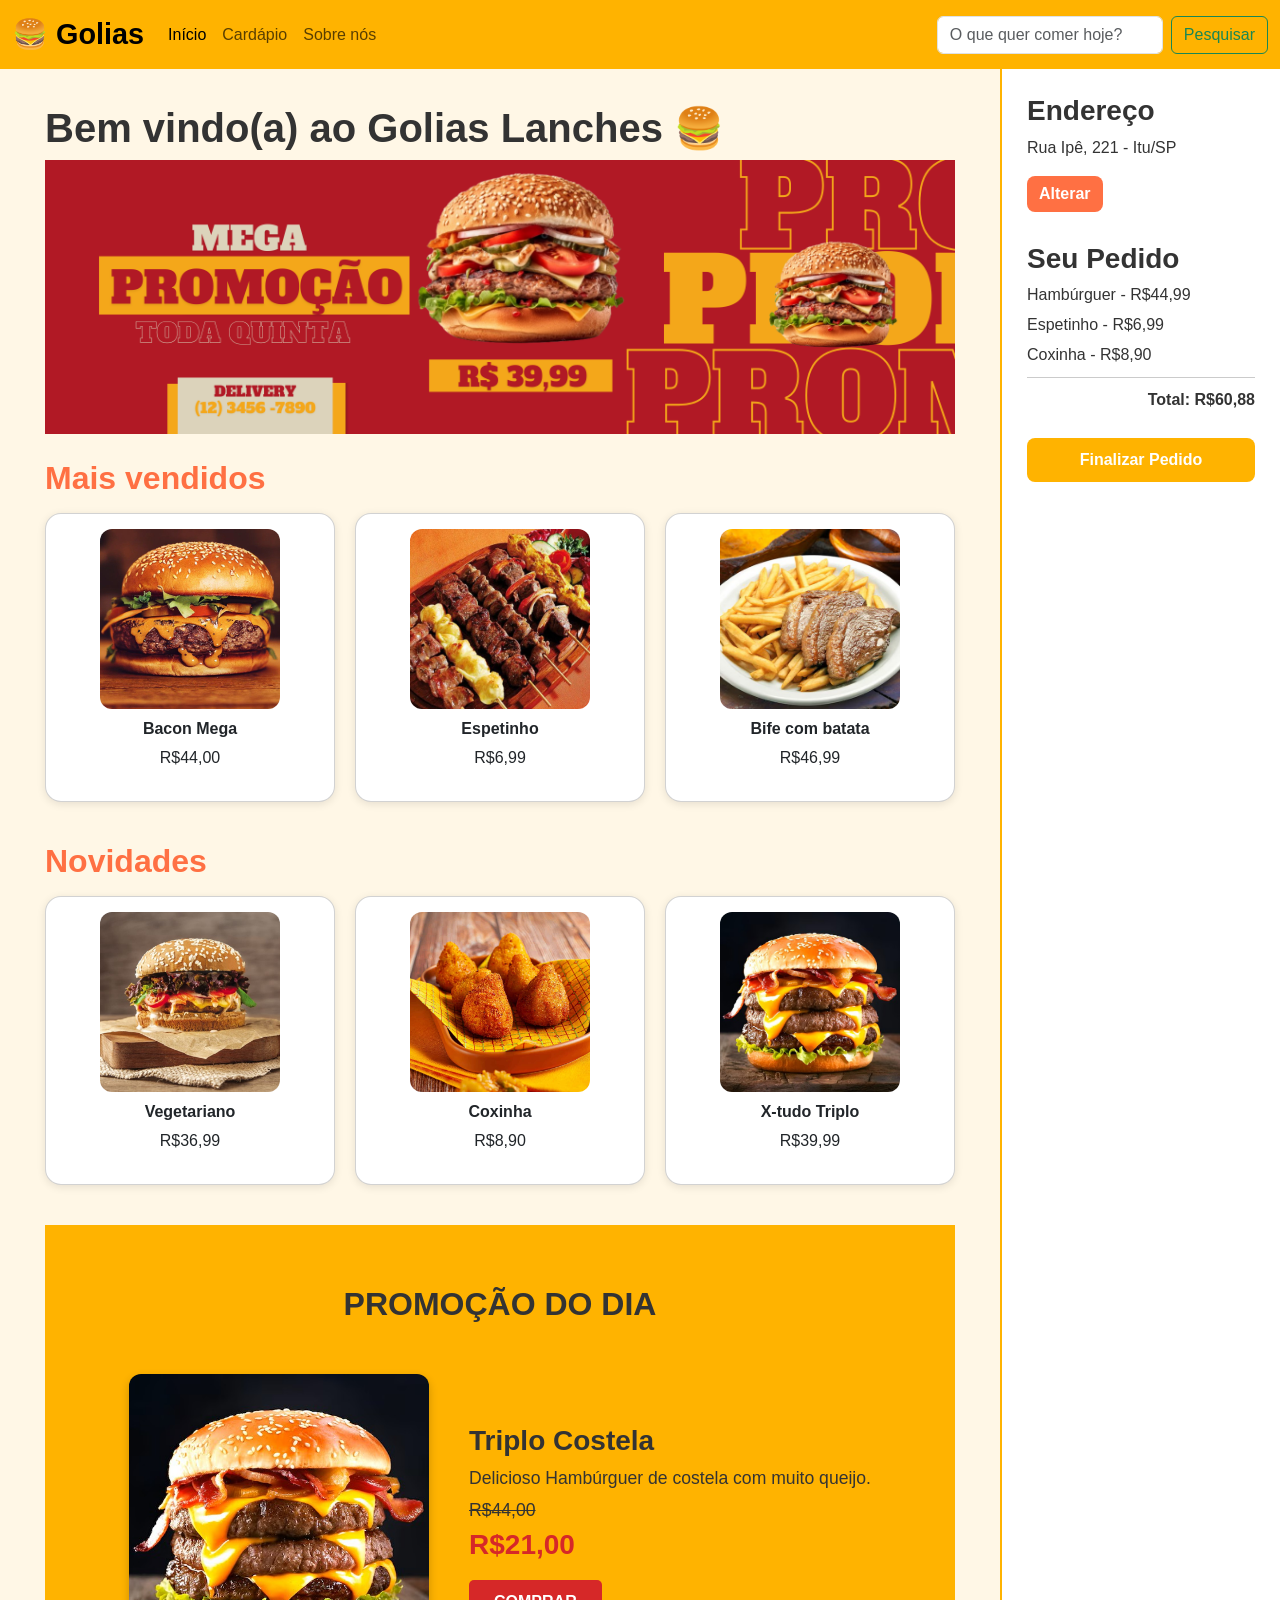
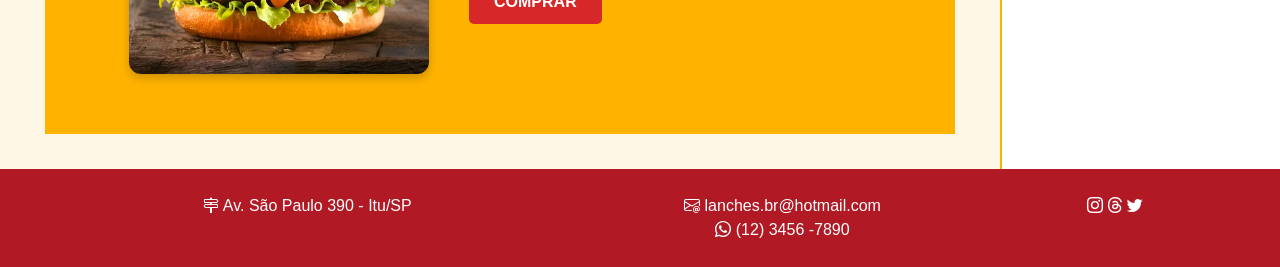
<file: html/index.html>
<!DOCTYPE html>
<html lang="en">
<head>
    <meta charset="UTF-8">
    <title>Golias Lanches</title>
    <link rel="stylesheet" href="../css/bootstrap.css">
    <link rel="stylesheet" href="https://cdn.jsdelivr.net/npm/bootstrap-icons@1.13.1/font/bootstrap-icons.min.css">
    <link rel="stylesheet" href="../css/style.css">

</head>

<body>
<!--navbar-->
<nav class="navbar navbar-expand-lg">
    <div class="container-fluid">
        <a class="logo navbar-brand" href="index.html">🍔 Golias</a>
        <button class="navbar-toggler" type="button" data-bs-toggle="collapse" data-bs-target="#navbarNavAltMarkup" aria-controls="navbarNavAltMarkup" aria-expanded="false" aria-label="Toggle navigation">
            <span class="navbar-toggler-icon"></span>
        </button>
        <div class="collapse navbar-collapse" id="navbarNavAltMarkup">
            <div class="navbar-nav">
                <a class="nav-link active" aria-current="page" href="index.html">Início</a>
                <a class="nav-link" href="../cardapio.php">Cardápio</a>
                <a class="nav-link" href="sobrenos.html">Sobre nós</a>
            </div>
        </div>
        <form class="d-flex" role="search">
            <input class="form-control me-2" type="search" input type="text" placeholder="O que quer comer hoje?" aria-label="Search"/>
            <button class="btn btn-outline-success" type="submit">Pesquisar</button>
        </form>
    </div>
</nav>

<div class="layout">
    <!-- CONTEÚDO CENTRAL -->
    <main class="main">
    <section  class="banner"> <!--primeira tela-->
        <div class="row align-items-center" >
            <div class="col" >
                <h1>Bem vindo(a) ao Golias Lanches 🍔 </h1>
                <img src="../png/lanche promo.png" width="100%"/>
            </div>
        </div>
    </section>

        <section class="section">
            <h2><strong>Mais vendidos</strong></h2>
            <div class="cards">
                <div class="card">
                    <img src="../png/hamburguer.jpg"/>
                    <h3><strong>Bacon Mega</strong></h3>
                    <p>R$44,00</p>
                </div>
                <div class="card">
                    <img src="../png/espeto.jpg" alt="Espetinho">
                    <h3><strong>Espetinho</strong></h3>
                    <p>R$6,99</p>
                </div>
                <div class="card">
                    <img src="../png/bife-batata.jpg" alt="Bife e Batata">
                    <h3><strong>Bife com batata</strong></h3>
                    <p>R$46,99</p>
                </div>
            </div>
        </section>

        <section class="section">
            <h2><strong>Novidades</strong></h2>
            <div class="cards">
                <div class="card">
                    <img src="../png/vegeta.jpg" alt="Hamburguer Vegetariano">
                    <h3><strong>Vegetariano</strong></h3>
                    <p>R$36,99</p>
                </div>
                <div class="card">
                    <img src="../png/coxinha.jpg" alt="Coxinha">
                    <h3><strong>Coxinha</strong></h3>
                    <p>R$8,90</p>
                </div>
                <div class="card">
                    <img src="../png/triplo.jpg" alt="X-tudo Triplo">
                    <h3><strong>X-tudo Triplo</strong></h3>
                    <p>R$39,99</p>
                </div>
            </div>
        </section>

        <section class="promocao">
            <div class="container-xl">
                <h2><strong>PROMOÇÃO DO DIA</strong></h2>

                <div class="promocao-conteudo">
                    <!-- Imagem -->
                    <img src="../png/triplo.jpg" alt="Hamburguer">

                    <!-- Texto -->
                    <div class="promocao-info">
                        <h3><strong>Triplo Costela</strong></h3>
                        <p>Delicioso Hambúrguer de costela com muito queijo.</p>
                        <p class="antig-preco">R$44,00</p>
                        <h3 class="novo-preco">R$21,00</h3>
                        <button>COMPRAR</button>
                    </div>
                </div>
            </div>
        </section>
    </main>
    <!-- PAINEL DIREITO -->
    <aside class="right-panel">
        <div class="endereco">
            <h3><strong>Endereço</strong></h3>
            <p>Rua Ipê, 221 - Itu/SP</p>
            <button>Alterar</button>
        </div>

        <div class="carrinho">
            <h3><strong>Seu Pedido</strong></h3>
            <ul>
                <li>Hambúrguer - R$44,99</li>
                <li>Espetinho - R$6,99</li>
                <li>Coxinha - R$8,90</li>
            </ul>
            <hr>
            <p class="total"><strong>Total: R$60,88</strong></p>
            <button class="btn-finalizar">Finalizar Pedido</button>
        </div>
    </aside>
</div>

    <section class="rodape"> <!--rodapé-->
        <div class="container-xl">
            <div class="row" style="font-size: medium">
                <div class="col">
                    <i class="bi bi-signpost-2"></i> Av. São Paulo 390 - Itu/SP
                </div>
                <div class="col">
                    <i class="bi bi-envelope-at"></i> lanches.br@hotmail.com<br>
                    <i class="bi bi-whatsapp"></i> (12) 3456 -7890
                </div>
                <div class="col-2 align-items-right">
                    <i class="bi bi-instagram"></i>
                    <i class="bi bi-threads"></i>
                    <i class="bi bi-twitter"></i>
                </div>
            </div>
        </div>
    </section>

<script src="../js/bootstrap.js"></script>
<script src="../js/popper.js"></script>
</body>
</html>
</file>
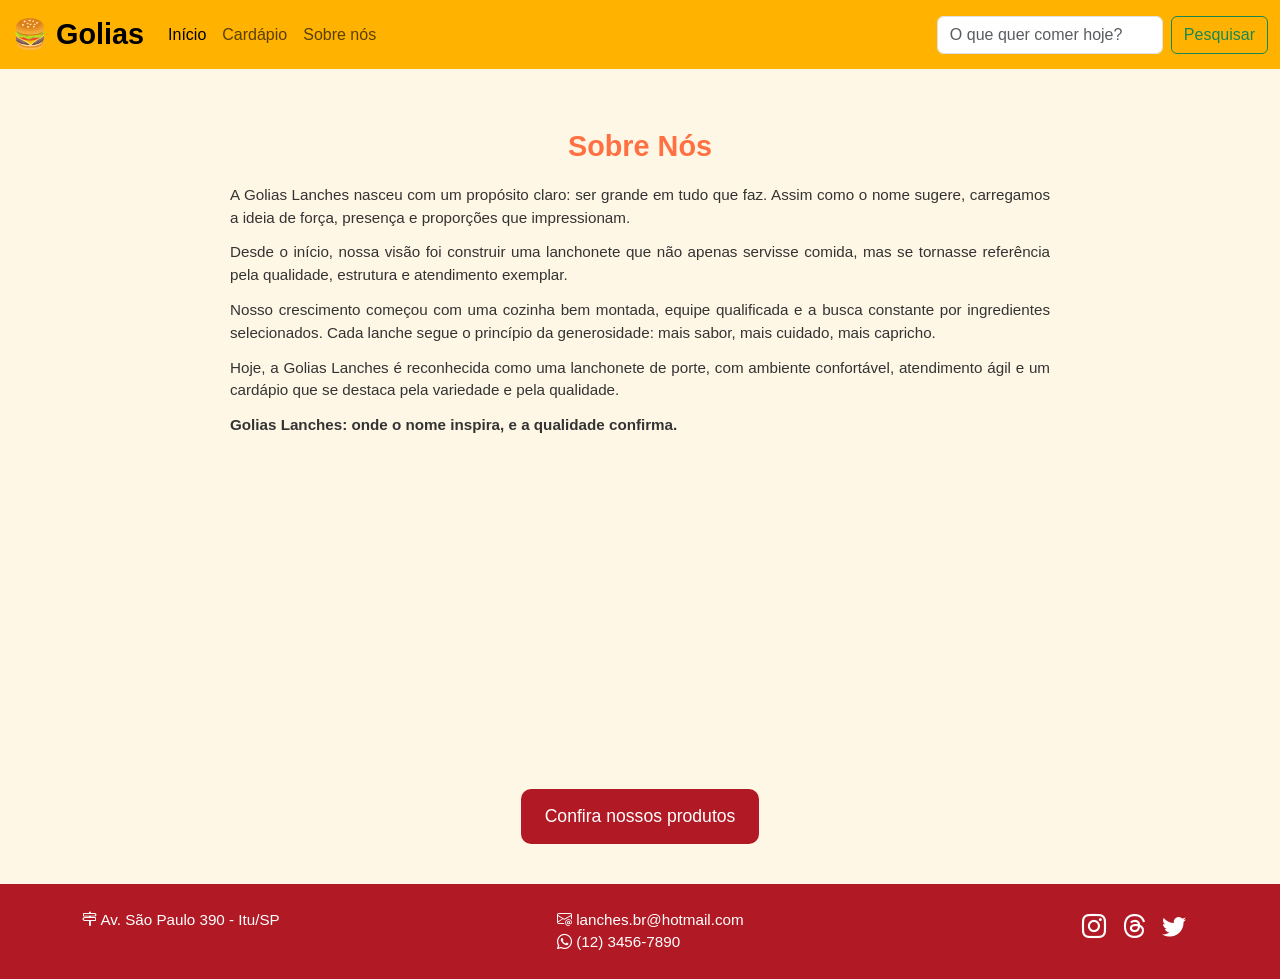
<file: html/sobrenos.html>
<!DOCTYPE html>
<html lang="pt-br">

<head>
    <meta charset="UTF-8">
    <meta name="viewport" content="width=device-width, initial-scale=1">
    <title>Sobre nós - Golias Lanches</title>

    <link href="https://cdn.jsdelivr.net/npm/bootstrap@5.3.3/dist/css/bootstrap.min.css" rel="stylesheet">
    <link rel="stylesheet" href="https://cdn.jsdelivr.net/npm/bootstrap-icons@1.13.1/font/bootstrap-icons.min.css">
    <link rel="stylesheet" href="../css/style.css">
</head>

<body>
<nav class="navbar navbar-expand-lg">
    <div class="container-fluid">
        <a class="logo navbar-brand" href="index.html">🍔 Golias</a>

        <button class="navbar-toggler" type="button" data-bs-toggle="collapse" data-bs-target="#navbarNavAltMarkup">
            <span class="navbar-toggler-icon"></span>
        </button>

        <div class="collapse navbar-collapse" id="navbarNavAltMarkup">
            <div class="navbar-nav">
                <a class="nav-link active" href="index.html">Início</a>
                <a class="nav-link" href="../cardapio.php">Cardápio</a>
                <a class="nav-link" href="sobrenos.html">Sobre nós</a>
            </div>
        </div>

        <form class="d-flex">
            <input class="form-control me-2" type="search" placeholder="O que quer comer hoje?"/>
            <button class="btn btn-outline-success" type="submit">Pesquisar</button>
        </form>
    </div>
</nav>

<div class="sobre-container">
    <div class="sobre-texto">
        <h3><strong>Sobre Nós</strong></h3>
        <p>A Golias Lanches nasceu com um propósito claro: ser grande em tudo que faz. Assim como o nome sugere, carregamos a ideia de força, presença e proporções que impressionam.</p>
        <p>Desde o início, nossa visão foi construir uma lanchonete que não apenas servisse comida, mas se tornasse referência pela qualidade, estrutura e atendimento exemplar.</p>
        <p>Nosso crescimento começou com uma cozinha bem montada, equipe qualificada e a busca constante por ingredientes selecionados. Cada lanche segue o princípio da generosidade: mais sabor, mais cuidado, mais capricho.</p>
        <p>Hoje, a Golias Lanches é reconhecida como uma lanchonete de porte, com ambiente confortável, atendimento ágil e um cardápio que se destaca pela variedade e pela qualidade.</p>
        <p><strong>Golias Lanches: onde o nome inspira, e a qualidade confirma.</strong></p>
    </div>
</div>

<div class="btn-produtos">
    <a href="../cardapio.php">Confira nossos produtos</a>
</div>

<section class="rodape">
    <div class="container-xl">
        <div class="row text-center text-md-start">
            <div class="col">
                <i class="bi bi-signpost-2"></i> Av. São Paulo 390 - Itu/SP
            </div>
            <div class="col">
                <i class="bi bi-envelope-at"></i> lanches.br@hotmail.com <br>
                <i class="bi bi-whatsapp"></i> (12) 3456-7890
            </div>
            <div class="col-12 col-md-2 redes text-center text-md-end">
                <i class="bi bi-instagram"></i>
                <i class="bi bi-threads"></i>
                <i class="bi bi-twitter"></i>
            </div>
        </div>
    </div>
</section>

<script src="https://cdn.jsdelivr.net/npm/bootstrap@5.3.3/dist/js/bootstrap.bundle.min.js"></script>
</body>
</html>
</file>
<file: css/style.css>
body {
    font-family: "Poppins", sans-serif;
    background: #fff7e6;
    color: #333;
    margin: 0;

    min-height: 100vh;
    display: flex;
    flex-direction: column;
}

/* NAVBAR */
.navbar {
    background: #ffb300;
}

.logo {
    font-size: 1.8rem;
    font-weight: 800;
}

.navbar .nav-link:hover {
    color: #ffe9d6;
}

/* LAYOUT */
.layout {
    display: grid;
    grid-template-columns: 1fr 280px;
    min-height: 100vh;
}

/* CONTEÚDO */
.main {
    padding: 35px 45px;
    overflow-y: auto;
}

.banner h1 {
    font-weight: bold;
}

/* SEÇÕES */
.section {
    margin-bottom: 40px;
}

.section h2 {
    color: #ff7043;
    margin-bottom: 15px;
    margin-top: 25px;
}

/* CARDS */
.cards {
    display: flex;
    gap: 20px;
    flex-wrap: wrap;
}

.card {
    background: #fff;
    border-radius: 16px;
    box-shadow: 0 2px 8px rgba(0, 0, 0, 0.1);
    align-items: center;
    padding: 15px;
    flex: 1;
    min-width: 200px;
    transition: 0.2s;
}

.card:hover {
    transform: scale(1.03);
}

.card img {
    width: 70%;
    max-width: 100%;
    height: auto;
    border-radius: 12px;
}

.card h3 {
    margin-top: 10px;
    font-size: medium;
}

/* PAINEL DIREITO */
.right-panel {
    background: #fff;
    border-left: 2px solid #ffb300;
    padding: 25px;
    display: flex;
    flex-direction: column;
    gap: 30px;
}

.saldo {
    background: #fff8e1;
    padding: 15px;
    border-radius: 10px;
    text-align: center;
}

.saldo button {
    background: #ffb300;
    border: none;
    color: #fff;
    padding: 6px 12px;
    border-radius: 8px;
    cursor: pointer;
    font-weight: bold;
}

.endereco button {
    background: #ff7043;
    border: none;
    color: #fff;
    padding: 6px 12px;
    border-radius: 8px;
    cursor: pointer;
    font-weight: bold;
}

.carrinho ul {
    list-style: none;
    padding: 0;
    margin: 0;
}

.carrinho li {
    margin-bottom: 6px;
}

.carrinho hr {
    margin: 10px 0;
}

.btn-finalizar {
    background: #ffb300;
    color: #fff;
    border: none;
    width: 100%;
    padding: 10px;
    border-radius: 8px;
    font-weight: bold;
    cursor: pointer;
    margin-top: 10px;
}

.total {
    text-align: right;
}

/* PROMOÇÃO */
.promocao {
    background-color: #ffb300;
    padding: 60px 0;
}

.promocao h2 {
    text-align: center;
    font-weight: 700;
    margin-bottom: 50px;
}

.promocao-conteudo {
    display: flex;
    align-items: center;
    justify-content: center;
    flex-wrap: wrap;
    gap: 40px;
}

.promocao-conteudo img {
    max-width: 300px;
    width: 100%;
    border-radius: 12px;
    box-shadow: 0 4px 10px rgba(0, 0, 0, 0.2);
}

.promocao-info {
    text-align: left;
}

.promocao-info p {
    margin: 5px 0;
    font-size: 1.1rem;
}

.promocao-info .antig-preco {
    text-decoration: line-through;
    color: #333;
}

.promocao-info .novo-preco {
    color: #d62828;
    font-weight: 700;
}

.promocao-info button {
    background-color: #d62828;
    color: white;
    border: none;
    padding: 10px 25px;
    font-weight: 600;
    border-radius: 5px;
    margin-top: 10px;
}

/* SOBRE */
.sobre-container {
    max-width: 900px;
    margin: auto;
    padding: 60px 40px;
    min-height: calc(100vh - 220px);
}

.sobre-texto {
    font-size: 0.95rem;
    text-align: justify;
}

.sobre-texto h3 {
    text-align: center;
    font-size: 1.8rem;
    font-weight: 700;
    margin-bottom: 20px;
    color: #ff7043;
}

.sobre-texto p {
    margin-bottom: 12px;
}

/* BOTÃO */
.btn-produtos {
    display: flex;
    justify-content: center;
    margin: 40px 0;
}

.btn-produtos a {
    background: #b11925;
    color: white;
    padding: 14px 24px;
    border-radius: 10px;
    font-size: 1.1rem;
    text-decoration: none;
    transition: .2s;
}

.btn-produtos a:hover {
    background: #8f0f1d;
}

/* RODAPÉ */
.rodape {
    background-color: #b11925;
    color: white;
    padding: 25px 0;
    text-align: center;
    font-size: 0.95rem;
    margin-top: auto;
}

.redes i {
    font-size: 1.5rem;
    margin-right: 12px;
    cursor: pointer;
    transition: 0.2s;
}

.redes i:hover {
    color: #ffd6bc;
}

/* RESPONSIVIDADE */
@media (max-width: 768px) {

    .layout {
        grid-template-columns: 1fr;
    }

    .right-panel {
        border-left: none;
        border-top: 2px solid #ffb300;
    }

    .main {
        padding: 20px;
    }

    .cards {
        flex-direction: column;
    }

    .card {
        width: 100%;
    }

    .promocao-conteudo {
        flex-direction: column;
        text-align: center;
    }

    .promocao-info {
        text-align: center;
    }

    .sobre-container {
        padding: 30px 20px;
    }

    .logo {
        font-size: 1.4rem;
    }

    .section h2 {
        font-size: 1.5rem;
    }

    .banner h1 {
        font-size: 2rem;
        text-align: center;
    }

    .navbar form {
        margin-top: 15px;
        width: 100%;
    }
}
</file>
